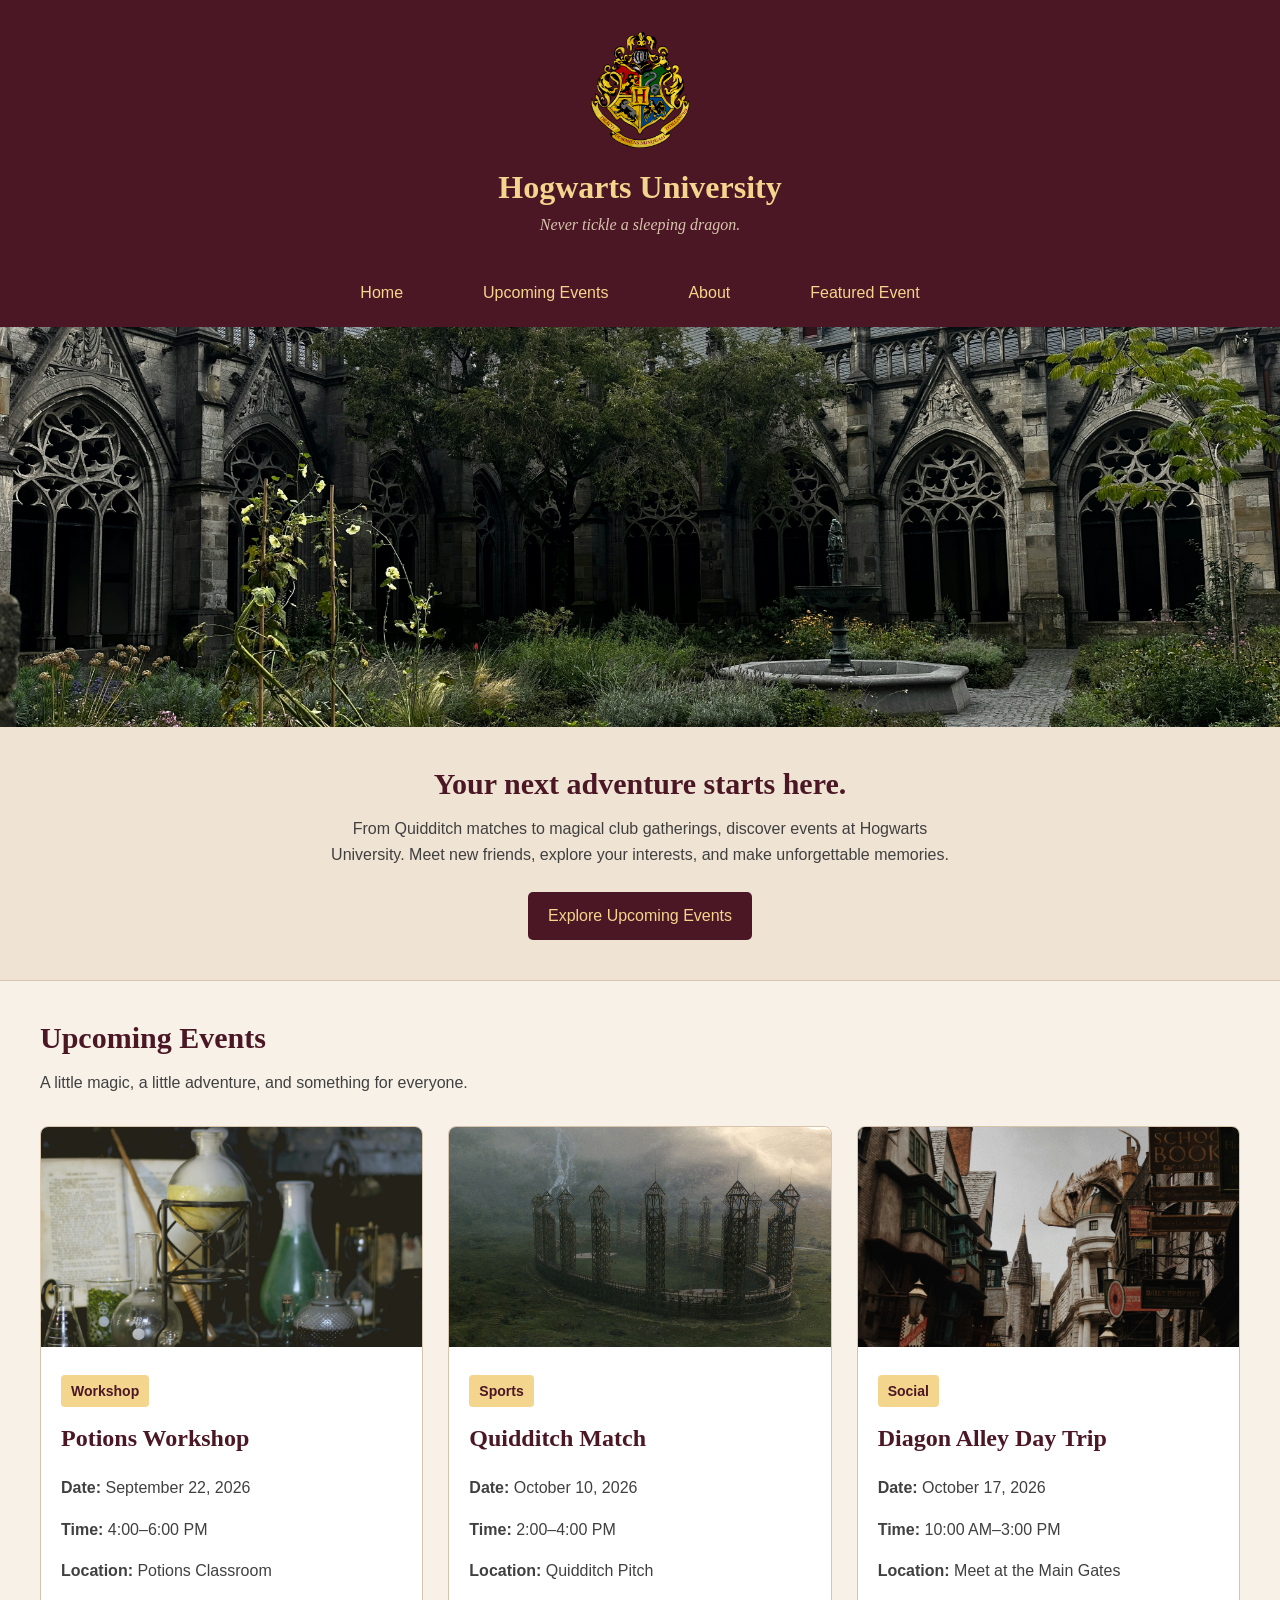
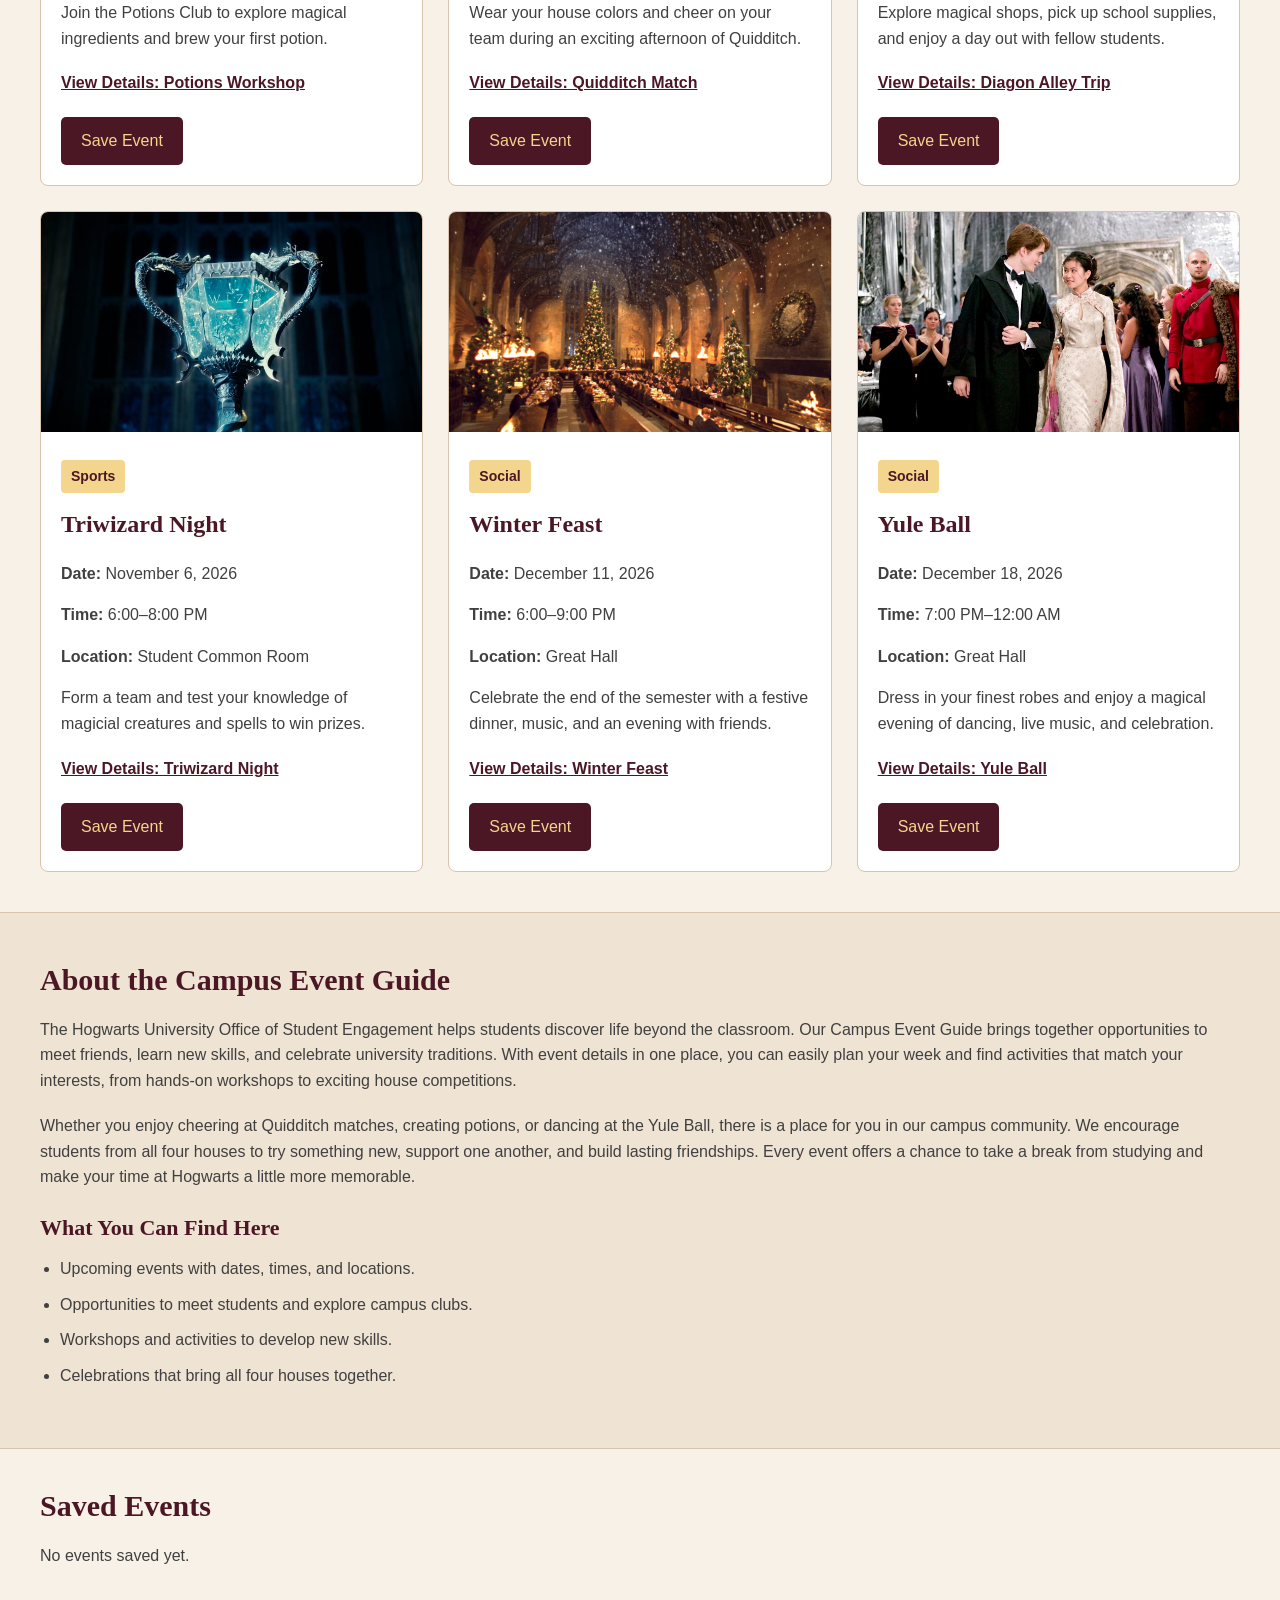
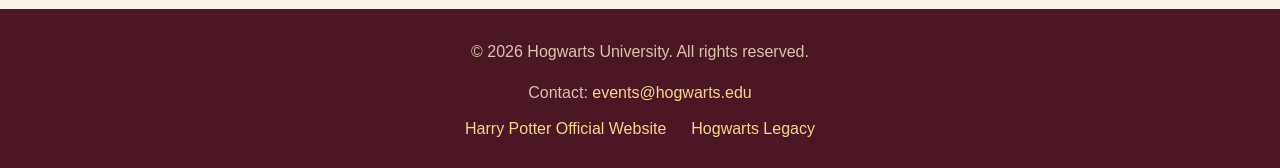
<file: index.html>
<!DOCTYPE html>
<html lang="en">

<head>
    <meta charset="UTF-8">
    <meta name="viewport" content="width=device-width, initial-scale=1.0">
    <title>Hogwarts University | Campus Event Guide</title>
    <link rel="stylesheet" href="css/styles.css">
    <script src="js/script.js" defer></script>
</head>

<body>
    <header>

        <img src="images/hogwarts_logo.png" class="logo" alt="Hogwarts University Logo">

        <h1>Hogwarts University</h1>
        <p>Never tickle a sleeping dragon.</p>

        <nav>
            <ul>
                <li><a href="index.html">Home</a></li>
                <li><a href="index.html#upcoming-events">Upcoming Events</a></li>
                <li><a href="index.html#about">About</a></li>
                <li><a href="event.html">Featured Event</a></li>
            </ul>
        </nav>
    </header>

    <main>
        <section class="hero">
            <img src="images/hogwarts_hero.jpg" alt="Hogwart's courtyard surrounded by stone arches" class="hero-image">

            <div class="hero-content">
                <div class="hero-text">
                    <h2>Your next adventure starts here.</h2>
                    <p>
                        From Quidditch matches to magical club gatherings,
                        discover events at Hogwarts University.
                        Meet new friends, explore your interests, and make
                        unforgettable memories.
                    </p>
                </div>

                <a href="event.html#upcoming-events" class="hero-button">
                    Explore Upcoming Events
                </a>
            </div>
        </section>

        <section id="upcoming-events" class="events">
            <h2>Upcoming Events</h2>
            <p class="events-intro">
                A little magic, a little adventure, and something for everyone.
            </p>

            <div class="events-grid">

                <article class="event-card">
                    <img src="images/event1.jpg" alt="Potion bottles beside an open book">

                    <div class="event-info">
                        <p class="category">Workshop</p>
                        <h3>Potions Workshop</h3>
                        <p><strong>Date:</strong> September 22, 2026</p>
                        <p><strong>Time:</strong> 4:00–6:00 PM</p>
                        <p><strong>Location:</strong> Potions Classroom</p>
                        <p>
                            Join the Potions Club to explore magical ingredients
                            and brew your first potion.
                        </p>
                        <a href="event.html">
                            View Details: Potions Workshop
                        </a>
                    </div>
                </article>

                <article class="event-card">
                    <img src="images/event2.jpg" alt="Hogwart's Quidditch pitch">

                    <div class="event-info">
                        <p class="category">Sports</p>
                        <h3>Quidditch Match</h3>
                        <p><strong>Date:</strong> October 10, 2026</p>
                        <p><strong>Time:</strong> 2:00–4:00 PM</p>
                        <p><strong>Location:</strong> Quidditch Pitch</p>
                        <p>
                            Wear your house colors and cheer on your team
                            during an exciting afternoon of Quidditch.
                        </p>
                        <a href="event.html">
                            View Details: Quidditch Match
                        </a>
                    </div>
                </article>

                <article class="event-card">
                    <img src="images/event3.jpg" alt="Diagon Alley shops">

                    <div class="event-info">
                        <p class="category">Social</p>
                        <h3>Diagon Alley Day Trip</h3>
                        <p><strong>Date:</strong> October 17, 2026</p>
                        <p><strong>Time:</strong> 10:00 AM–3:00 PM</p>
                        <p><strong>Location:</strong> Meet at the Main Gates</p>
                        <p>
                            Explore magical shops, pick up school supplies,
                            and enjoy a day out with fellow students.
                        </p>
                        <a href="event.html">
                            View Details: Diagon Alley Trip
                        </a>
                    </div>
                </article>

                <article class="event-card">
                    <img src="images/event4.jpg" alt="Glowing blue Triwizard Cup">

                    <div class="event-info">
                        <p class="category">Sports</p>
                        <h3>Triwizard Night</h3>
                        <p><strong>Date:</strong> November 6, 2026</p>
                        <p><strong>Time:</strong> 6:00–8:00 PM</p>
                        <p><strong>Location:</strong> Student Common Room</p>
                        <p>
                            Form a team and test your knowledge of magicial
                            creatures and spells to win prizes.
                        </p>
                        <a href="event.html">
                            View Details: Triwizard Night
                        </a>
                    </div>
                </article>

                <article class="event-card">
                    <img src="images/event5.jpg" alt="Great Hall decorated with Christmas trees and lights">

                    <div class="event-info">
                        <p class="category">Social</p>
                        <h3>Winter Feast</h3>
                        <p><strong>Date:</strong> December 11, 2026</p>
                        <p><strong>Time:</strong> 6:00–9:00 PM</p>
                        <p><strong>Location:</strong> Great Hall</p>
                        <p>
                            Celebrate the end of the semester with a festive
                            dinner, music, and an evening with friends.
                        </p>
                        <a href="event.html">
                            View Details: Winter Feast
                        </a>
                    </div>
                </article>

                <article class="event-card">
                    <img src="images/event6.jpg" alt="A ballroom decorated for the Yule Ball">

                    <div class="event-info">
                        <p class="category">Social</p>
                        <h3>Yule Ball</h3>
                        <p><strong>Date:</strong> December 18, 2026</p>
                        <p><strong>Time:</strong> 7:00 PM–12:00 AM</p>
                        <p><strong>Location:</strong> Great Hall</p>
                        <p>
                            Dress in your finest robes and enjoy a magical evening
                            of dancing, live music, and celebration.
                        </p>
                        <a href="event.html">
                            View Details: Yule Ball
                        </a>
                    </div>
                </article>

            </div>
        </section>

        <section id="about" class="about">
            <div class="about-content">
                <h2>About the Campus Event Guide</h2>

                <p>
                    The Hogwarts University Office of Student Engagement helps students
                    discover life beyond the classroom. Our Campus Event Guide brings
                    together opportunities to meet friends, learn new skills, and
                    celebrate university traditions. With event details in one place,
                    you can easily plan your week and find activities that match your
                    interests, from hands-on workshops to exciting house competitions.
                </p>

                <p>
                    Whether you enjoy cheering at Quidditch matches, creating potions,
                    or dancing at the Yule Ball, there is a place for you in our campus
                    community. We encourage students from all four houses to try
                    something new, support one another, and build lasting friendships.
                    Every event offers a chance to take a break from studying and make
                    your time at Hogwarts a little more memorable.
                </p>

                <h3>What You Can Find Here</h3>

                <ul>
                    <li>Upcoming events with dates, times, and locations.</li>
                    <li>Opportunities to meet students and explore campus clubs.</li>
                    <li>Workshops and activities to develop new skills.</li>
                    <li>Celebrations that bring all four houses together.</li>
                </ul>
            </div>
        </section>
    </main>

    <footer>
        <p>&copy; 2026 Hogwarts University. All rights reserved.</p>

        <p>
            Contact:
            <a href="mailto:events@hogwarts.example">
                events@hogwarts.edu
            </a>
        </p>

        <ul class="footer-links">
            <li><a href="https://www.harrypotter.com/">Harry Potter Official Website</a></li>
            <li><a href="https://ayusha-thapa.github.io/CSC340-Static-Web-App/">Hogwarts Legacy</a></li>
        </ul>
    </footer>

</body>

</html>
</file>
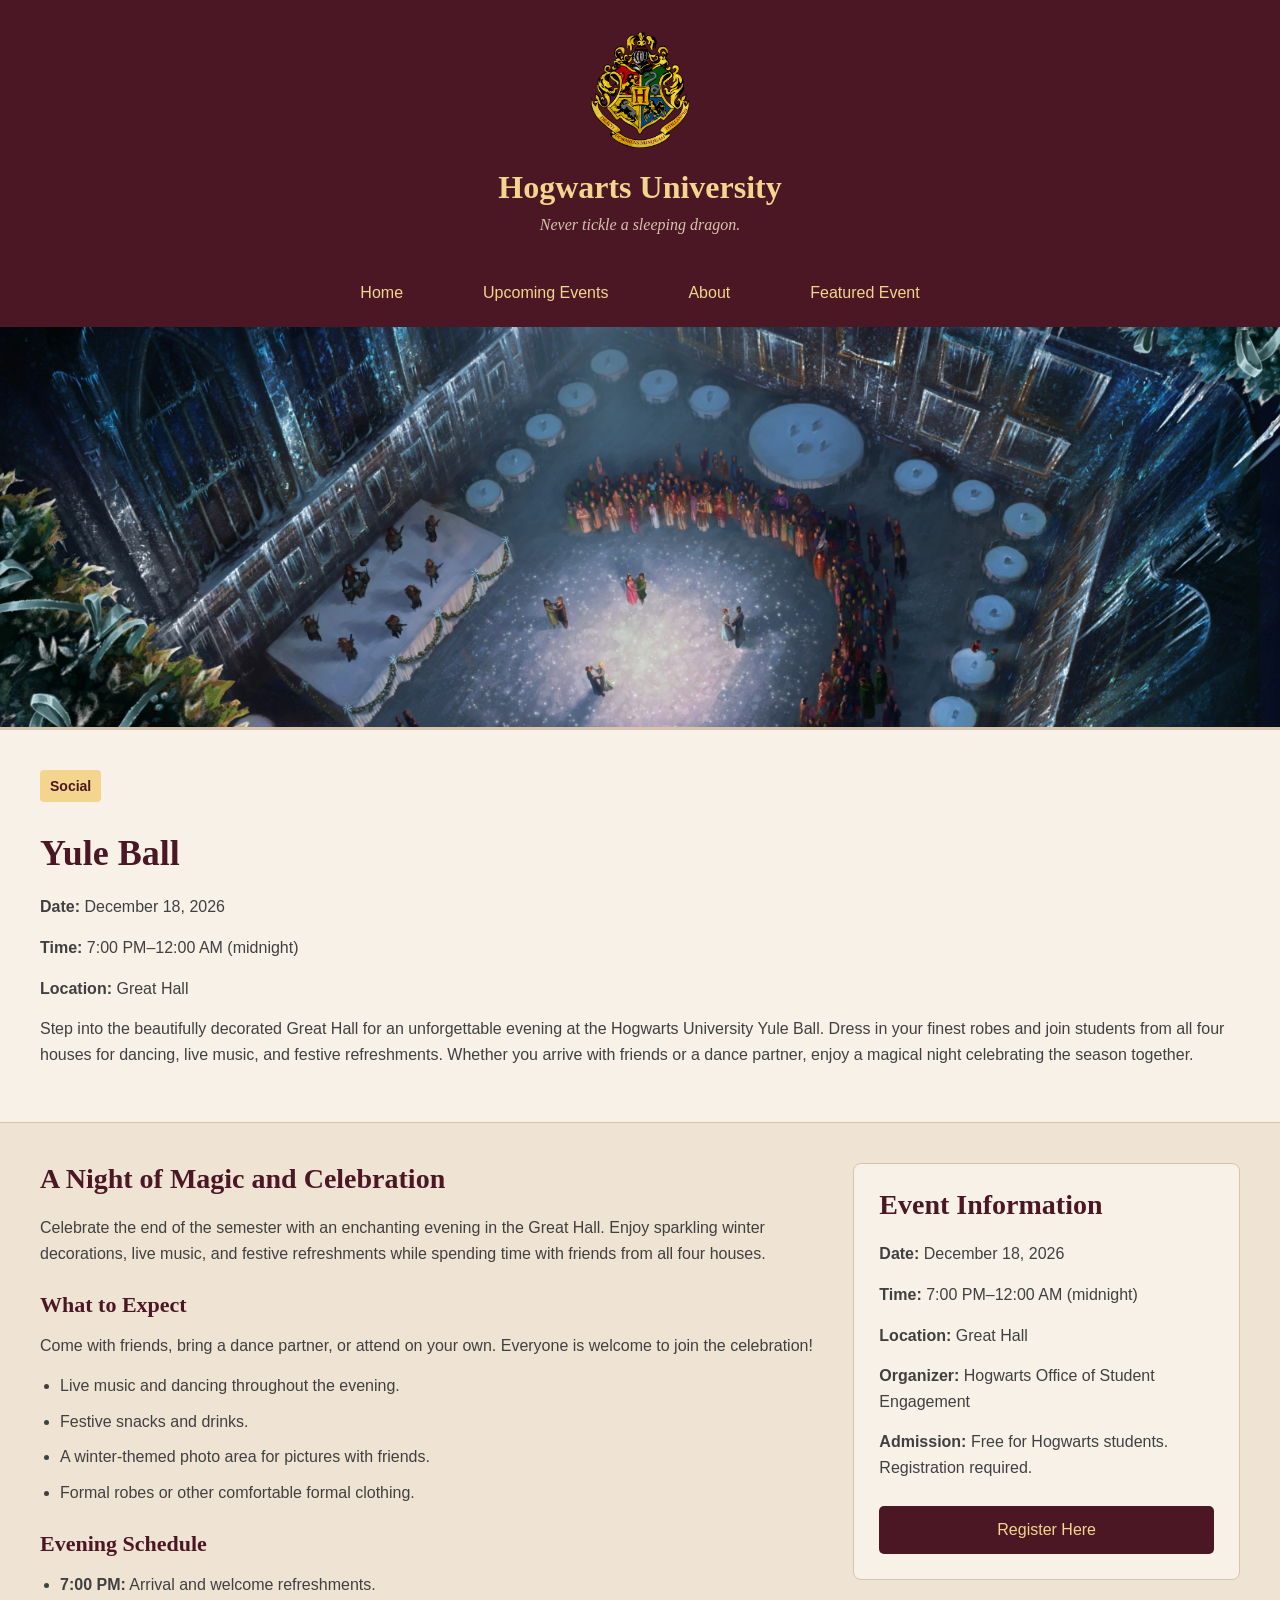
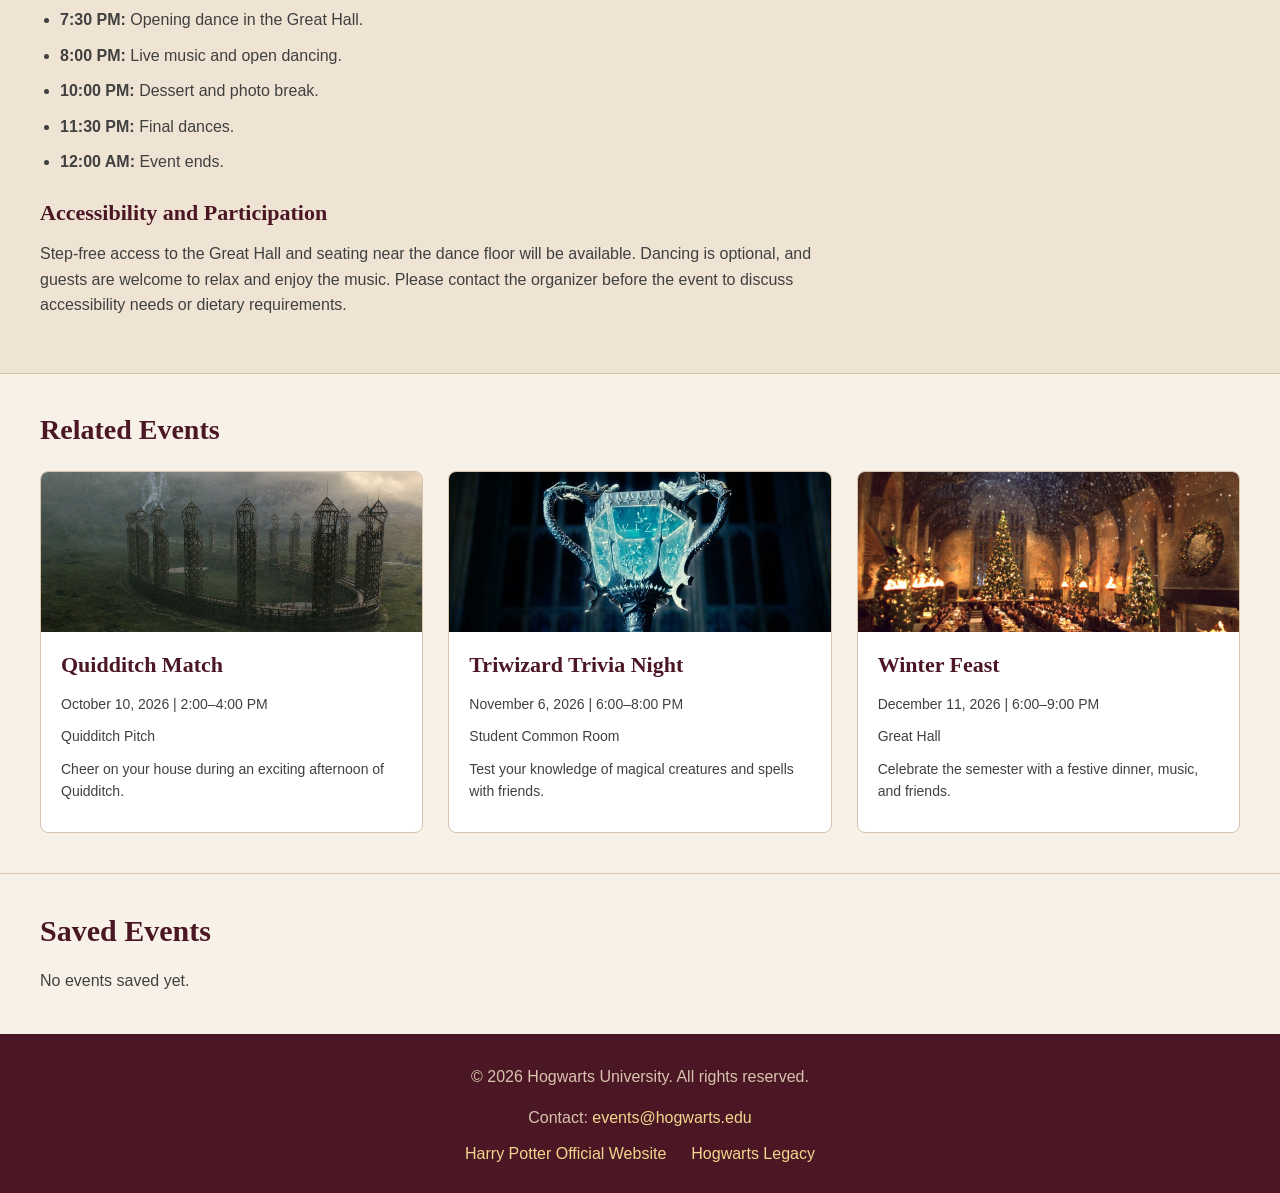
<file: event.html>
<!DOCTYPE html>
<html lang="en">

<head>
    <meta charset="UTF-8">
    <meta name="viewport" content="width=device-width, initial-scale=1.0">
    <title>Hogwarts University | Featured Event</title>
    <link rel="stylesheet" href="css/styles.css">
    <script src="js/script.js" defer></script>
</head>


<body>
    <header>

        <img src="images/hogwarts_logo.png" class="logo" alt="Hogwarts University Logo">

        <h1>Hogwarts University</h1>
        <p>Never tickle a sleeping dragon.</p>

        <nav>
            <ul>
                <li><a href="index.html">Home</a></li>
                <li><a href="index.html#upcoming-events">Upcoming Events</a></li>
                <li><a href="index.html#about">About</a></li>
                <li><a href="event.html">Featured Event</a></li>
            </ul>
        </nav>
    </header>

    <main>
        <section class="event-introduction">
            <img src="images/event_hero.jpg" alt="A overhead view of the Yule Ball" class="event-banner">

            <div class="event-description">
                <p class="event-category">Social</p>
                <h2>Yule Ball</h2>

                <p><strong>Date:</strong> December 18, 2026</p>
                <p><strong>Time:</strong> 7:00 PM–12:00 AM (midnight)</p>
                <p><strong>Location:</strong> Great Hall</p>

                <p>
                    Step into the beautifully decorated Great Hall for an
                    unforgettable evening at the Hogwarts University Yule Ball.
                    Dress in your finest robes and join students from all four
                    houses for dancing, live music, and festive refreshments.
                    Whether you arrive with friends or a dance partner, enjoy
                    a magical night celebrating the season together.
                </p>
            </div>
        </section>

        <section class="event-details">
            <div class="event-layout">


                <div class="event-main">
                    <h2>A Night of Magic and Celebration</h2>
                    <p>
                        Celebrate the end of the semester with an enchanting
                        evening in the Great Hall. Enjoy sparkling winter
                        decorations, live music, and festive refreshments
                        while spending time with friends from all four houses.
                    </p>

                    <h3>What to Expect</h3>
                    <p>
                        Come with friends, bring a dance partner, or attend
                        on your own. Everyone is welcome to join the celebration!
                    </p>

                    <ul>
                        <li>Live music and dancing throughout the evening.</li>
                        <li>Festive snacks and drinks.</li>
                        <li>A winter-themed photo area for pictures with friends.</li>
                        <li>Formal robes or other comfortable formal clothing.</li>
                    </ul>

                    <h3>Evening Schedule</h3>
                    <ul>
                        <li><strong>7:00 PM:</strong> Arrival and welcome refreshments.</li>
                        <li><strong>7:30 PM:</strong> Opening dance in the Great Hall.</li>
                        <li><strong>8:00 PM:</strong> Live music and open dancing.</li>
                        <li><strong>10:00 PM:</strong> Dessert and photo break.</li>
                        <li><strong>11:30 PM:</strong> Final dances.</li>
                        <li><strong>12:00 AM:</strong> Event ends.</li>
                    </ul>

                    <h3>Accessibility and Participation</h3>
                    <p>
                        Step-free access to the Great Hall and seating near the
                        dance floor will be available. Dancing is optional, and
                        guests are welcome to relax and enjoy the music.
                        Please contact the organizer before the event to
                        discuss accessibility needs or dietary requirements.
                    </p>
                </div>


                <aside class="event-sidebar">
                    <h2>Event Information</h2>

                    <p><strong>Date:</strong> December 18, 2026</p>
                    <p><strong>Time:</strong> 7:00 PM–12:00 AM (midnight)</p>
                    <p><strong>Location:</strong> Great Hall</p>
                    <p><strong>Organizer:</strong> Hogwarts Office of Student Engagement</p>
                    <p><strong>Admission:</strong> Free for Hogwarts students. Registration required.</p>

                    <a href="https://www.harrypotter.com/"
                        class="registration-button">
                        Register Here
                    </a>

                </aside>

            </div>
        </section>

        <section class="related-events">
            <div class="related-content">
                <h2>Related Events</h2>

                <div class="related-cards">

                    <article class="related-card">
                        <img src="images/event2.jpg" alt="Hogwarts Quidditch pitch">

                        <div class="related-info">
                            <h3>Quidditch Match</h3>
                            <p>October 10, 2026 | 2:00–4:00 PM</p>
                            <p>Quidditch Pitch</p>
                            <p>Cheer on your house during an exciting afternoon of Quidditch.</p>
                        </div>
                    </article>

                    <article class="related-card">
                        <img src="images/event4.jpg" alt="Glowing blue Triwizard Cup">

                        <div class="related-info">
                            <h3>Triwizard Trivia Night</h3>
                            <p>November 6, 2026 | 6:00–8:00 PM</p>
                            <p>Student Common Room</p>
                            <p>Test your knowledge of magical creatures and spells with friends.</p>
                        </div>
                    </article>

                    <article class="related-card">
                        <img src="images/event5.jpg" alt="Great Hall decorated with Christmas trees and lights">

                        <div class="related-info">
                            <h3>Winter Feast</h3>
                            <p>December 11, 2026 | 6:00–9:00 PM</p>
                            <p>Great Hall</p>
                            <p>Celebrate the semester with a festive dinner, music, and friends.</p>
                        </div>
                    </article>

                </div>
            </div>
        </section>
    </main>

    <footer>
        <p>&copy; 2026 Hogwarts University. All rights reserved.</p>

        <p>
            Contact:
            <a href="mailto:events@hogwarts.example">
                events@hogwarts.edu
            </a>
        </p>

        <ul class="footer-links">
            <li><a href="https://www.harrypotter.com/">Harry Potter Official Website</a></li>
            <li><a href="https://ayusha-thapa.github.io/CSC340-Static-Web-App/">Hogwarts Legacy</a></li>
        </ul>
    </footer>

</body>

</html>
</file>
<file: css/styles.css>
/* Logo */
.logo {
    width: 120px;
    height: auto;
    margin-bottom: 15px;
}

body {
    margin: 0;
    font-family: Helvetica, sans-serif;
}

/* Website name and tagline */
header {
    background-color: #4b1725;
    color: white;
    text-align: center;
    padding: 30px 20px 15px;
}

header h1 {
    margin: 0;
    color: #f4d58d;
    font-family: Georgia, serif;
    font-size: 32px;
}

header p {
    margin: 10px 0 40px;
    font-family: Georgia, serif;
    font-style: italic;
    color: #d8c3ad
}

/* Navigation */
nav ul {
    list-style: none;
    padding: 0;
    margin: 0;
    display: flex;
    justify-content: center;
    flex-wrap: wrap;
    gap: 50px;
}

nav a {
    display: block;
    color: #f4d58d;
    text-decoration: none;
    padding: 10px 15px;
    border-radius: 5px;
}

nav a:hover {
    background-color: #f4d58d;
    color: #4b1725;
}

@media (max-width: 600px) {
    nav ul {
        flex-direction: column;
        gap: 5px;
    }

    header h1 {
        font-size: 26px;
    }
}

/* Hero */
.hero-image {
    display: block;
    width: 100%;
    height: 400px;
    object-fit: cover;
}

.hero-content {
    display: flex;
    flex-direction: column;
    align-items: center;
    text-align: center;
    gap: 25px;
    padding: 40px 20px;
    background-color: #efe3d3;
}

.hero-text {
    max-width: 650px;
}

.hero-text h2 {
    margin: 0 0 15px;
    font-family: Georgia, serif;
    font-size: 30px;
    color: #4b1725;
}

.hero-text p {
    margin: 0;
    line-height: 1.6;
    color: #404040;
}

.hero-button {
    display: inline-block;
    flex-shrink: 0;
    padding: 15px 20px;
    background-color: #4b1725;
    color: #f4d58d;
    text-decoration: none;
    text-align: center;
    border-radius: 5px;
}

.hero-button:hover {
    background-color: #f4d58d;
    color: #4b1725;
    text-decoration: underline;
}

/* Smaller screens */
@media (max-width: 800px) {
    .hero-image {
        height: 250px;
    }

    .hero-content {
        padding: 30px 20px;
    }

    .hero-text h2 {
        font-size: 26px;
    }
}

/* Upcoming Events */
.events {
    padding: 40px 20px;
    background-color: #f7f1e8;
    color: #404040;
    border-top: 1px solid #d8c3ad;
}

.events h2 {
    max-width: 1200px;
    margin: 0 auto 15px;
    text-align: left;
    font-family: Georgia, serif;
    font-size: 30px;
    color: #4b1725;
}

.events-intro {
    max-width: 1200px;
    margin: 0 auto 30px;
    text-align: left;
    line-height: 1.6;
}

/* Three columns */
.events-grid {
    display: grid;
    grid-template-columns: repeat(3, 1fr);
    grid-auto-rows: 1fr;
    gap: 25px;
    max-width: 1200px;
    margin: 0 auto;
}

/* Individual cards */
.event-card {
    display: flex;
    flex-direction: column;
    background-color: white;
    border: 1px solid #d8c3ad;
    border-radius: 8px;
    overflow: hidden;
}

.event-card img {
    display: block;
    width: 100%;
    height: 220px;
    object-fit: cover;
}

.event-info {
    display: flex;
    flex-direction: column;
    align-items: flex-start;
    flex: 1;
    padding: 20px;
}

.event-info h3 {
    margin: 10px 0 15px;
    font-family: Georgia, serif;
    font-size: 24px;
    color: #4b1725;
}

.event-info p {
    line-height: 1.6;
    margin: 8px 0;
}

.event-info .category {
    display: inline-block;
    background-color: #f4d58d;
    color: #4b1725;
    padding: 5px 10px;
    border-radius: 4px;
    font-size: 14px;
    font-weight: bold;
}

/* Detail Button */
.event-info a {
    display: inline-block;
    margin-top: auto;
    padding-top: 15px;
    color: #4b1725;
    font-weight: bold;
}

.event-info a:hover {
    color: #75402d;
}

/* Two columns on medium screens */
@media (max-width: 900px) {
    .events-grid {
        grid-template-columns: repeat(2, 1fr);
    }
}

/* One column on small screens */
@media (max-width: 600px) {
    .events-grid {
        grid-template-columns: 1fr;
        grid-auto-rows: auto;
    }
}

/* About */
.about {
    padding: 50px 20px;
    background-color: #efe3d3;
    color: #404040;
    border-top: 1px solid #d8c3ad;
}

.about-content {
    max-width: 1200px;
    margin: 0 auto;
}

.about h2 {
    margin: 0 0 20px;
    font-family: Georgia, serif;
    font-size: 30px;
    color: #4b1725;
}

.about p {
    margin: 0 0 20px;
    line-height: 1.6;
}

.about h3 {
    margin: 25px 0 15px;
    font-family: Georgia, serif;
    font-size: 22px;
    color: #4b1725;
}

.about ul {
    margin: 0;
    padding-left: 20px;
}

.about li {
    margin-bottom: 10px;
    line-height: 1.6;
}

/* Footer */
footer {
    background-color: #4b1725;
    color: #d8c3ad;
    text-align: center;
    padding: 30px 20px;
}

footer p {
    margin: 0 0 15px;
    line-height: 1.6;
}

footer a {
    color: #f4d58d;
    text-decoration: none;
}

footer a:hover {
    text-decoration: underline;
}

.footer-links {
    list-style: none;
    padding: 0;
    margin: 0;
    display: flex;
    justify-content: center;
    flex-wrap: wrap;
    gap: 25px;
}

/* Event Introduction */
.event-introduction {
    background-color: #f7f1e8;
    color: #404040;
}

.event-banner {
    display: block;
    width: 100%;
    height: 400px;
    object-fit: cover;
    object-position: center 65%;
    border-bottom: 3px solid #d8c3ad;
}

.event-description {
    max-width: 1200px;
    margin: 0 auto;
    padding: 40px 20px;
}

.event-category {
    display: inline-block;
    background-color: #f4d58d;
    color: #4b1725;
    padding: 5px 10px;
    border-radius: 4px;
    font-size: 14px;
    font-weight: bold;
}

.event-description h2 {
    margin: 15px 0 20px;
    font-family: Georgia, serif;
    font-size: 36px;
    color: #4b1725;
}

.event-description p {
    line-height: 1.6;
    margin: 0 0 15px;
}

/* Smaller screens */
@media (max-width: 600px) {
    .event-banner {
        height: 250px;
    }

    .event-description h2 {
        font-size: 28px;
    }
}

/* Main content and sidebar */
.event-details {
    padding: 40px 20px;
    background-color: #efe3d3;
    color: #404040;
    border-top: 1px solid #d8c3ad;
}

.event-layout {
    display: grid;
    grid-template-columns: 2fr 1fr;
    gap: 40px;
    max-width: 1200px;
    margin: 0 auto;
    align-items: start;
}

.event-main h2,
.event-sidebar h2 {
    margin: 0 0 20px;
    font-family: Georgia, serif;
    font-size: 28px;
    color: #4b1725;
}

.event-main h3 {
    margin: 25px 0 15px;
    font-family: Georgia, serif;
    font-size: 22px;
    color: #4b1725;
}

.event-main p,
.event-sidebar p {
    margin: 0 0 15px;
    line-height: 1.6;
}

.event-main ul {
    margin: 0 0 20px;
    padding-left: 20px;
}

.event-main li {
    margin-bottom: 10px;
    line-height: 1.6;
}

.event-sidebar {
    padding: 25px;
    background-color: #f7f1e8;
    border: 1px solid #d8c3ad;
    border-radius: 8px;
}

/* Registration button */
.registration-button {
    display: block;
    margin-top: 25px;
    padding: 15px 20px;
    background-color: #4b1725;
    color: #f4d58d;
    text-align: center;
    text-decoration: none;
    border-radius: 5px;
}

.registration-button:hover {
    background-color: #f4d58d;
    color: #4b1725;
    text-decoration: underline;
}

/* Move sidebar below the main content */
@media (max-width: 800px) {
    .event-layout {
        grid-template-columns: 1fr;
        gap: 30px;
    }
}

/* Related events */
.related-events {
    padding: 40px 20px;
    background-color: #f7f1e8;
    color: #404040;
    border-top: 1px solid #d8c3ad;
}

.related-content {
    max-width: 1200px;
    margin: 0 auto;
}

.related-content h2 {
    margin: 0 0 25px;
    font-family: Georgia, serif;
    font-size: 28px;
    color: #4b1725;
}

.related-cards {
    display: flex;
    flex-wrap: wrap;
    gap: 25px;
}

.related-card {
    flex: 1 1 280px;
    min-width: 0;
    background-color: white;
    border: 1px solid #d8c3ad;
    border-radius: 8px;
    overflow: hidden;
}

.related-card img {
    display: block;
    width: 100%;
    height: 160px;
    object-fit: cover;
}

.related-info {
    padding: 20px;
}

.related-info h3 {
    margin: 0 0 15px;
    font-family: Georgia, serif;
    font-size: 22px;
    color: #4b1725;
}

.related-info p {
    margin: 0 0 10px;
    font-size: 14px;
    line-height: 1.6;
}

/* Highlight saved events */
.event-card.saved {
    background-color: #fff5dc;
    border-color: #4b1725;
    box-shadow: 0 0 0 2px #4b1725;
}

/* Saved Events summary */
.saved-events {
    padding: 40px 20px;
    background-color: #f7f1e8;
    color: #404040;
    border-top: 1px solid #d8c3ad;
}

.saved-events h2 {
    max-width: 1200px;
    margin: 0 auto 20px;
    font-family: Georgia, serif;
    font-size: 30px;
    color: #4b1725;
}

.saved-events p {
    max-width: 1200px;
    margin: 0 auto;
    line-height: 1.6;
}

.saved-events ul {
    max-width: 1200px;
    margin: 0 auto;
    padding: 0;
    list-style: none;
}

.saved-events li {
    margin-bottom: 15px;
    padding: 20px;
    background-color: white;
    border: 1px solid #d8c3ad;
    border-radius: 8px;
    line-height: 1.6;
}

/* Saved button */
.save-button {
    margin-top: 25px;
    padding: 15px 20px;
    background-color: #4b1725;
    color: #f4d58d;
    border: none;
    border-radius: 5px;
    font-size: 16px;
    text-align: center;
    cursor: pointer;
}

.save-button:hover {
    background-color: #f4d58d;
    color: #4b1725;
}
</file>
